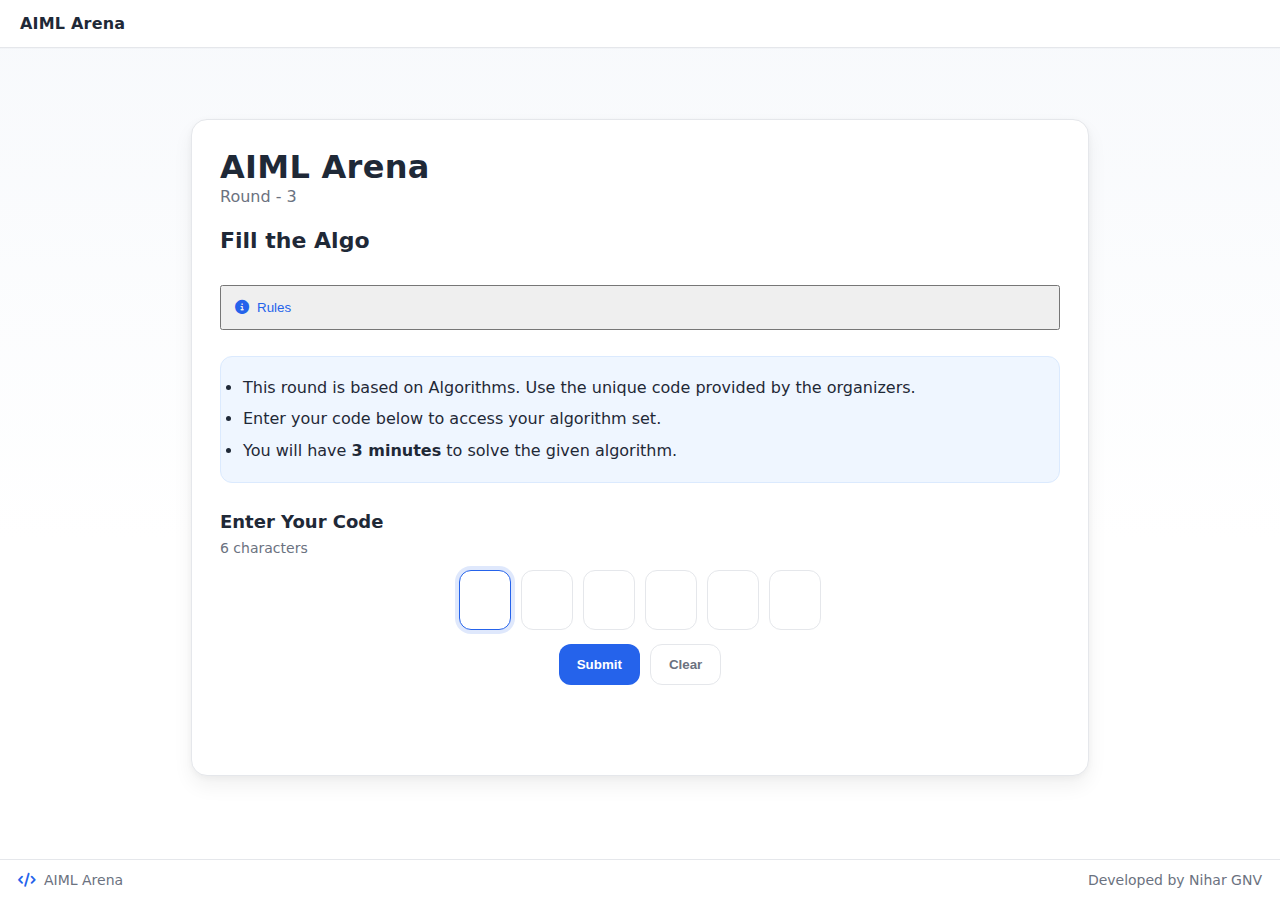
<file: index.html>
<!DOCTYPE html>
<html lang="en">

<head>
  <meta charset="utf-8" />
  <meta name="viewport" content="width=device-width, initial-scale=1" />
  <title>AIML Arena - Algorithms Round</title>
  <!-- <link rel="stylesheet" href="css/new_styles.css"> -->
  <link rel="stylesheet" href="https://cdnjs.cloudflare.com/ajax/libs/font-awesome/6.7.2/css/all.min.css"
    integrity="sha512-Evv84Mr4kqVGRNSgIGL/F/aIDqQb7xQ2vcrdIwxfjThSH8CSR7PBEakCr51Ck+w+/U6swU2Im1vVX0SVk9ABhg=="
    crossorigin="anonymous" referrerpolicy="no-referrer" />
  <link rel="stylesheet" href="./css/indexStyles.css">
</head>

<body>
  <!-- Header -->
  <div class="vscode-header">
    <span class="title">AIML Arena</span>
  </div>

  <!-- Main -->
  <div id="first-sec">
    <div class="container" role="main" aria-labelledby="pageTitle">
      <div class="logo">
        <h1 id="pageTitle">AIML Arena</h1>
        <p class="subtle">Round&nbsp;-&nbsp;3</p>
      </div>

      <h2 class="head">Fill the Algo</h2>

      <button class="rules" id="rulesClick" aria-expanded="true" aria-controls="RulesListID">
        <i class="fa-solid fa-circle-info" aria-hidden="true"></i>
        Rules
      </button>
      <ul class="rulesList" id="RulesListID">
        <li>This round is based on Algorithms. Use the unique code provided by the organizers.</li>
        <li>Enter your code below to access your algorithm set.</li>
        <li>You will have <strong>3 minutes</strong> to solve the given algorithm.</li>
      </ul>

      <!-- OTP -->
      <section class="otp-wrap" aria-labelledby="otpTitle">
        <h3 class="otp-title" id="otpTitle">Enter Your Code</h3>
        <p class="otp-hint">6 characters</p>
        <div class="otp-inputs" id="otpInputs">
          <input aria-label="Code character 1" inputmode="latin-prose" autocomplete="one-time-code" type="text"
            maxlength="1" class="otp-input">
          <input aria-label="Code character 2" inputmode="latin-prose" autocomplete="one-time-code" type="text"
            maxlength="1" class="otp-input">
          <input aria-label="Code character 3" inputmode="latin-prose" autocomplete="one-time-code" type="text"
            maxlength="1" class="otp-input">
          <input aria-label="Code character 4" inputmode="latin-prose" autocomplete="one-time-code" type="text"
            maxlength="1" class="otp-input">
          <input aria-label="Code character 5" inputmode="latin-prose" autocomplete="one-time-code" type="text"
            maxlength="1" class="otp-input">
          <input aria-label="Code character 6" inputmode="latin-prose" autocomplete="one-time-code" type="text"
            maxlength="1" class="otp-input">
        </div>
        <div class="actions">
          <button class="btn btn-primary" id="submitBtn">Submit</button>
          <button class="btn btn-ghost" id="clearBtn" type="button">Clear</button>
        </div>
        <p class="error" id="errorBox" role="status" aria-live="polite"></p>
      </section>
    </div>
  </div>

  <!-- Footer -->
  <div class="status-bar">
    <div class="status-left">
      <div class="status-item">
        <i class="fas fa-code"></i>
        <span>AIML Arena</span>
      </div>
    </div>
    <div class="status-right">
      <div class="status-item">
        <span>Developed by Nihar GNV</span>
      </div>
    </div>
  </div>

  <!-- JS -->
  <script>
    // Toggle Rules (light)
    const rulesBtn = document.getElementById('rulesClick');
    const rulesList = document.getElementById('RulesListID');
    rulesBtn.addEventListener('click', () => {
      const hidden = rulesList.style.display === 'none';
      rulesList.style.display = hidden ? 'block' : 'none';
      rulesBtn.setAttribute('aria-expanded', hidden ? 'true' : 'false');
    });

    // OTP UX: advance, backspace, paste, validation (case-insensitive)
    const inputs = Array.from(document.querySelectorAll('.otp-input'));
    const errorBox = document.getElementById('errorBox');
    const submitBtn = document.getElementById('submitBtn');
    const clearBtn = document.getElementById('clearBtn');

    // Map codes to pages (edit as needed)
    const codeMap = {
      "SP12CD": "new_algo1.html",
      "SP34ZT": "new_algo2.html",
      "SP56RS": "new_algo3.html",
      "SP78NO": "new_algo2.html",
      "SP90WX": "new_algo1.html",
      "SPXX42": "new_algo3.html",
      "EXAMPL": "algot.html"
    };

    function sanitizeChar(ch) {
      return ch.replace(/[^a-zA-Z0-9]/g, '');
    }

    inputs.forEach((input, idx) => {
      input.addEventListener('input', (e) => {
        let v = sanitizeChar(e.target.value);
        if (!v) { e.target.value = ''; return; }
        e.target.value = v.toUpperCase();

        // move forward if filled
        if (v && idx < inputs.length - 1) inputs[idx + 1].focus();
        errorBox.textContent = '';
      });

      input.addEventListener('keydown', (e) => {
        if (e.key === 'Backspace' && !input.value && idx > 0) {
          inputs[idx - 1].focus();
          inputs[idx - 1].value = '';
          e.preventDefault();
        }
        if (e.key === 'ArrowLeft' && idx > 0) inputs[idx - 1].focus();
        if (e.key === 'ArrowRight' && idx < inputs.length - 1) inputs[idx + 1].focus();
        if (e.key === 'Enter') { submitCode(); }
      });

      // Paste support
      input.addEventListener('paste', (e) => {
        const paste = (e.clipboardData || window.clipboardData).getData('text');
        if (!paste) return;
        e.preventDefault();
        const chars = paste.replace(/[^a-zA-Z0-9]/g, '').slice(0, inputs.length);
        chars.split('').forEach((ch, i) => {
          if (idx + i < inputs.length) {
            inputs[idx + i].value = ch.toUpperCase();
          }
        });
        const nextIndex = Math.min(idx + chars.length, inputs.length - 1);
        inputs[nextIndex].focus();
      });
    });

    function readCode() {
      return inputs.map(i => i.value).join('').toUpperCase();
    }

    function submitCode() {
      const code = readCode();
      if (code.length < inputs.length) {
        errorBox.textContent = 'Please enter all 6 characters.';
        return;
      }
      const target = codeMap[code];
      if (target) {
        window.open(target, '_blank', 'noopener,noreferrer');
      } else {
        errorBox.textContent = 'Invalid code. Please check and try again.';
      }
    }

    submitBtn.addEventListener('click', submitCode);
    clearBtn.addEventListener('click', () => {
      inputs.forEach(i => i.value = '');
      inputs[0].focus();
      errorBox.textContent = '';
    });

    // Autofocus first box
    inputs[0].focus();
  </script>
</body>

</html>
</file>
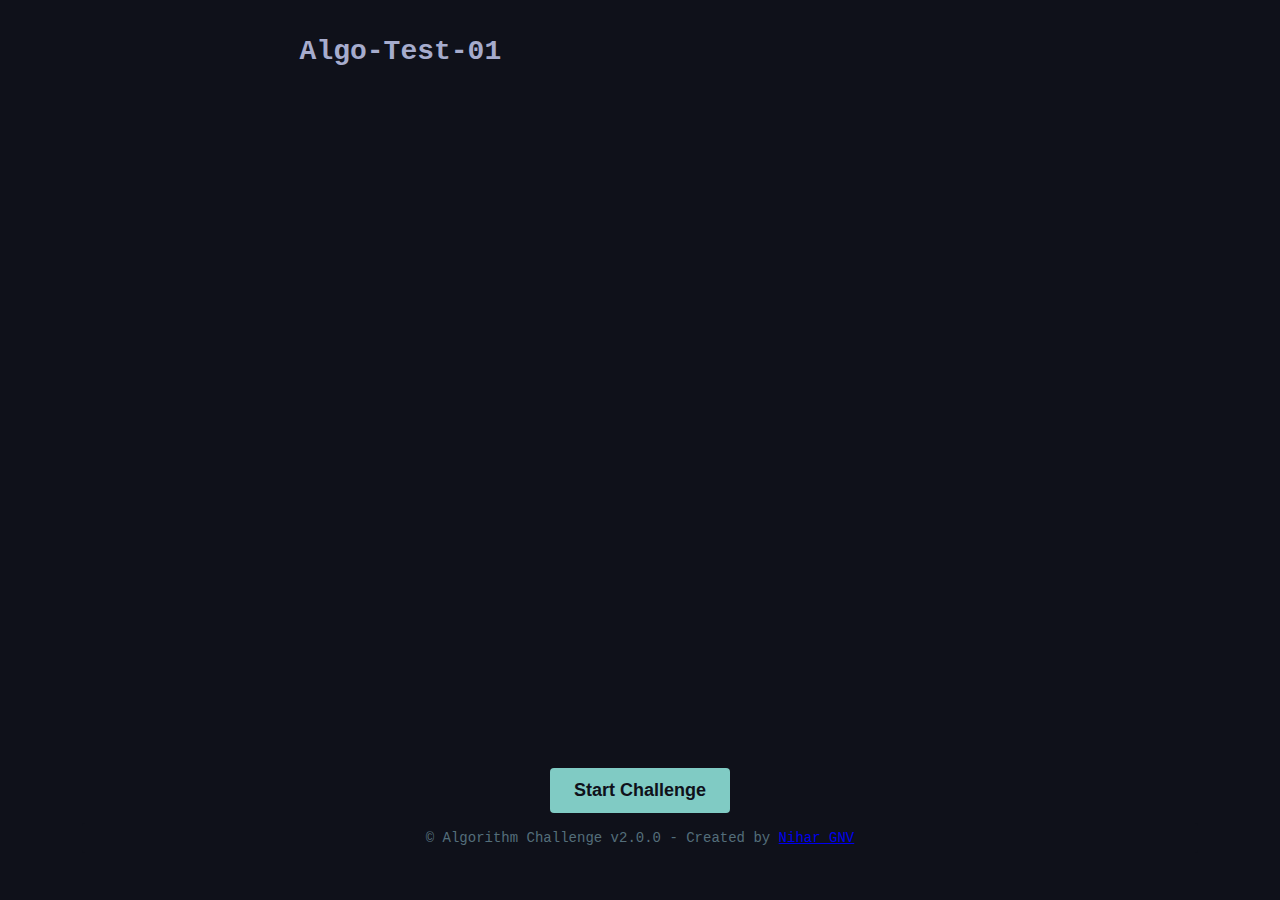
<file: algot.html>
<!DOCTYPE html>
<html lang="en">
  <head>
    <meta charset="UTF-8" />
    <meta name="viewport" content="width=device-width, initial-scale=1.0" />
    <title>Drag and Drop Algorithm Challenge</title>
    <link rel="stylesheet" href="./css/styles.css" />
  </head>
  <body>
    <div class="head-cont">
      <h2>Algo-Test-01</h2>
      <p id="timer">02:00</p>
      <p id="result"></p>
    </div>

    <div class="main-container">
      <div class="scroll-container algo-container" id="algo">
        <div class="editor-header">
          <div class="tab"><span class="dot"></span>Algorithm</div>
        </div>

        <div class="algo">
          <p>
              <span class="keyword">function</span>
              <span class="function">Sort</span>(list, low, high) {
          </p>
          <p>
              &nbsp;&nbsp;&nbsp;&nbsp;<span class="keyword">if</span> (low < high) {
          </p>
          <p>
              &nbsp;&nbsp;&nbsp;&nbsp;&nbsp;&nbsp;&nbsp;&nbsp;<span class="variable">mid</span> = <span class="dropzone" data-answer="Divider(list, low, high)"></span>;
          </p>
          <p>
              &nbsp;&nbsp;&nbsp;&nbsp;&nbsp;&nbsp;&nbsp;&nbsp;<span class="dropzone" data-answer="Sort(list, low, mid)"></span>; <!-- Gap 1 -->
          </p>
          <p>
              &nbsp;&nbsp;&nbsp;&nbsp;&nbsp;&nbsp;&nbsp;&nbsp;<span class="dropzone" data-answer="Sort(list, mid + 1, high)"></span>; <!-- Gap 2 -->
          </p>
          <p>
              &nbsp;&nbsp;&nbsp;&nbsp;} <span class="keyword">else</span> {
          </p>
          <p>
              &nbsp;&nbsp;&nbsp;&nbsp;&nbsp;&nbsp;&nbsp;&nbsp;<span class="keyword">return</span> list;
          </p>
          <p>
              &nbsp;&nbsp;&nbsp;&nbsp;}
          </p>
          <p>}</p>
          
          <p>
              <span class="keyword">function</span>
              <span class="function">Divider</span>(list, low, high) {
          </p>
          <p>
              &nbsp;&nbsp;&nbsp;&nbsp;<span class="variable">mid</span> = <span class="dropzone" data-answer="list[low]"></span>;
          </p>
          <p>
              &nbsp;&nbsp;&nbsp;&nbsp;<span class="keyword">let</span> <span class="variable">left</span> = low, <span class="variable">right</span> = high;
          </p>
          <p>
              &nbsp;&nbsp;&nbsp;&nbsp;<span class="dropzone" data-answer="while (left < right) { /* Partition Logic */ }"></span>; <!-- Gap 3 -->
          </p>
          <p>
              &nbsp;&nbsp;&nbsp;&nbsp;<span class="keyword">return</span> left;
          </p>
          <p>}</p>
      </div>
      </div>

      <div class="scroll-container block-container" id="blocks">
        <div class="blocks-header">Code Blocks</div>
        <div class="block" draggable="true" data-value="arr[0]">arr[0]</div>
        <div class="block" draggable="true" data-value="arr.length">
          arr.length
        </div>
        <div class="block" draggable="true" data-value="arr[i]">arr[i]</div>
        <div class="block" draggable="true" data-value="0">0</div>
        <div class="block" draggable="true" data-value="i">i</div>
        <div class="block" draggable="true" data-value="length">length</div>
      </div>
    </div>

    <div>
      <button id="start-btn" onclick="startGame()">Start Challenge</button>
    </div>

    
    <!-- <div class="code-tooltip" id="tooltip"></div> -->

    <div class="status-bar">
      <span>&copy; Algorithm Challenge v2.0.0 - Created by <a href="#">Nihar GNV</a> </span>
    </div>

    

    <script>
      let timeLeft = 270;
      let gameActive = false;
      let timer;
      const timerElement = document.getElementById("timer");
      const algoContainer = document.getElementById("algo");
      const blocksContainer = document.getElementById("blocks");
      const resultElement = document.getElementById("result");
      const startButton = document.getElementById("start-btn");
    //   const tooltip = document.getElementById("tooltip");

      // Set up drag and drop
      function setupDragAndDrop() {
        const blocks = document.querySelectorAll(".block");
        const dropzones = document.querySelectorAll(".dropzone");

        blocks.forEach((block) => {
          block.addEventListener("dragstart", dragStart);
          block.addEventListener("dragend", dragEnd);

          // Mouse over tooltip
        //   block.addEventListener("mouseover", showTooltip);
        //   block.addEventListener("mouseout", hideTooltip);
        });

        dropzones.forEach((dropzone) => {
          dropzone.addEventListener("dragover", dragOver);
          dropzone.addEventListener("dragenter", dragEnter);
          dropzone.addEventListener("dragleave", dragLeave);
          dropzone.addEventListener("drop", drop);

          // For filled dropzones, allow clicking to clear
          dropzone.addEventListener("click", function () {
            if (this.classList.contains("filled") && gameActive) {
              // Get the block value and find the original block
              const blockValue = this.getAttribute("data-content");
              const originalBlock = document.querySelector(
                `.block[data-value="${blockValue}"]`
              );

              // Make the original block usable again
              if (originalBlock) {
                originalBlock.classList.remove("used");
              }

              // Clear the dropzone
              this.textContent = "";
              this.classList.remove("filled");
              this.removeAttribute("data-content");
            }
          });
        });
      }

    //   function showTooltip(e) {
    //     if (!gameActive) return;

    //     const blockValue = this.getAttribute("data-value");
    //     tooltip.textContent = blockValue;
    //     tooltip.style.opacity = "1";
    //     moveTooltip(e);
    //   }

    //   function hideTooltip() {
    //     tooltip.style.opacity = "0";
    //   }

    //   function moveTooltip(e) {
    //     tooltip.style.left = `${e.pageX + 10}px`;
    //     tooltip.style.top = `${e.pageY + 10}px`;
    //   }

      function dragStart() {
        // Don't allow dragging if the block is already used or game isn't active
        if (this.classList.contains("used") || !gameActive) {
          event.preventDefault();
          return false;
        }

        this.classList.add("dragging");
        event.dataTransfer.setData(
          "text/plain",
          this.getAttribute("data-value")
        );
      }

      function dragEnd() {
        this.classList.remove("dragging");
      }

      function dragOver(e) {
        // Allow drop even if the dropzone is already filled
        if (gameActive) {
          e.preventDefault();
        }
      }

      function dragEnter(e) {
        if (!this.classList.contains("filled") && gameActive) {
          e.preventDefault();
          this.classList.add("highlight");
        }
      }

      function dragLeave() {
        this.classList.remove("highlight");
      }

      function drop(e) {
        e.preventDefault();

        if (gameActive) {
          this.classList.remove("highlight");

          const blockValue = e.dataTransfer.getData("text/plain");

          // If dropzone is already filled, release the previous block
          if (this.classList.contains("filled")) {
            const previousValue = this.getAttribute("data-content");
            const previousBlock = document.querySelector(
              `.block[data-value="${previousValue}"]`
            );
            if (previousBlock) {
              previousBlock.classList.remove("used");
            }
          }

          // Update with new block
          this.textContent = blockValue;
          this.classList.add("filled");
          this.setAttribute("data-content", blockValue);

          // Mark the new block as used
          const block = document.querySelector(
            `.block[data-value="${blockValue}"]`
          );
          if (block) {
            block.classList.add("used");
          }
        }
      }

      function startGame() {
        gameActive = true;
        startButton.style.display = "none";
        timerElement.style.display = "block";
        algoContainer.style.display = "block";
        blocksContainer.style.display = "flex";

        setupDragAndDrop();
        startTimer();
      }

      function startTimer() {
        timer = setInterval(() => {
          if (timeLeft > 0) {
            timeLeft--;
            let minutes = Math.floor(timeLeft / 60)
              .toString()
              .padStart(2, "0");
            let seconds = (timeLeft % 60).toString().padStart(2, "0");
            timerElement.innerText = `${minutes}:${seconds}`;
          } else {
            endGame();
          }
        }, 1000);
      }

      function endGame() {
        clearInterval(timer);
        gameActive = false;
        timerElement.innerText = "Time's up!";

        // Disable dragging
        const blocks = document.querySelectorAll(".block");
        blocks.forEach((block) => {
          block.draggable = false;
          block.style.cursor = "default";
        });

        // Check answers and display score
        calculateScore();
      }

      function calculateScore() {
        const dropzones = document.querySelectorAll(".dropzone");
        let correctCount = 0;

        dropzones.forEach((zone) => {
          const userAnswer = zone.getAttribute("data-content");
          const correctAnswer = zone.getAttribute("data-answer");

          if (userAnswer === correctAnswer) {
            correctCount++;
            zone.style.borderColor = "var(--string-color)";
            zone.style.backgroundColor = "rgba(195, 232, 141, 0.2)";
          } else {
            zone.style.borderColor = "var(--error)";
            zone.style.backgroundColor = "rgba(255, 83, 112, 0.2)";
          }
        });

        const totalDropzones = dropzones.length;
        resultElement.textContent = `Score: ${correctCount}/${totalDropzones}`;

        if (correctCount === totalDropzones) {
          resultElement.style.color = "var(--string-color)";
        } else {
          resultElement.style.color = "var(--accent)";
        }
      }

      // Mouse move event for tooltip
    //   document.addEventListener("mousemove", (e) => {
    //     if (tooltip.style.opacity !== "0") {
    //       moveTooltip(e);
    //     }
    //   });
    </script>
  </body>
</html>
</file>
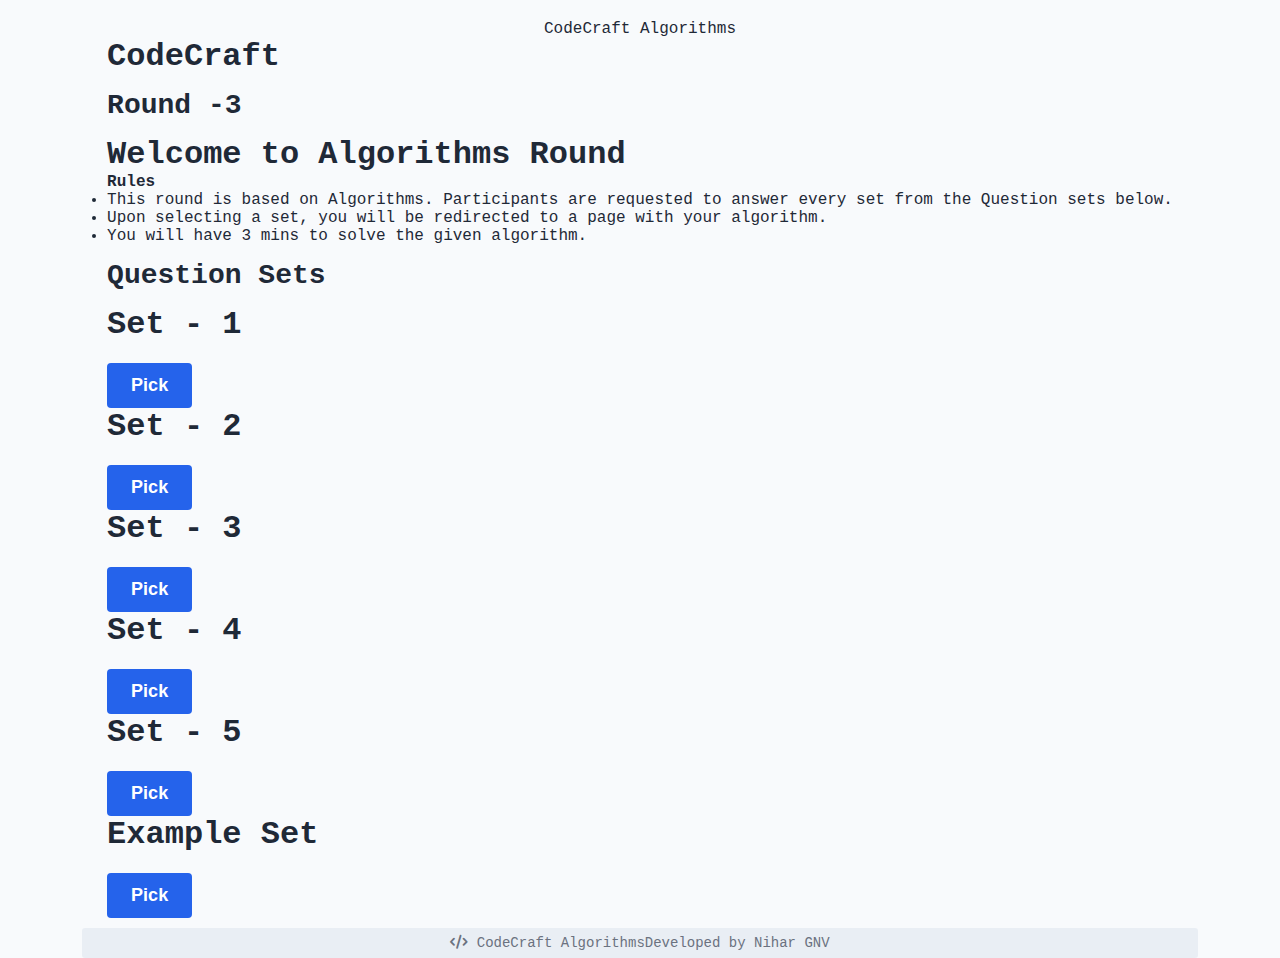
<file: index_old.html>
<!DOCTYPE html>
<html lang="en">
  <head>
    <meta charset="utf-8" />
    <meta name="viewport" content="width=device-width, initial-scale=1" />
    <title>CodeCraft - Algorithms Round</title>
    <link rel="stylesheet" href="css/new_styles.css">
    <link rel="stylesheet" href="https://cdnjs.cloudflare.com/ajax/libs/font-awesome/6.7.2/css/all.min.css" integrity="sha512-Evv84Mr4kqVGRNSgIGL/F/aIDqQb7xQ2vcrdIwxfjThSH8CSR7PBEakCr51Ck+w+/U6swU2Im1vVX0SVk9ABhg==" crossorigin="anonymous" referrerpolicy="no-referrer" />
  </head>
  <body>
    <!-- VS Code Header -->
    <div class="vscode-header">
      <span class="title">CodeCraft Algorithms</span>
    </div>
    
    <!-- Main Content with welcome screen -->
    <div id="first-sec"> 
      <div class="logo">
        <h1>CodeCraft</h1>
      </div>
      
      <h2>Round -3</h2>
      <h1 class="head">Welcome to Algorithms Round</h1>
      
      <h4 class="rules" id="rulesClick">Rules </h4>
      <ul class="rulesList" id="RulesListID">
        <li>This round is based on Algorithms. Participants are requested to answer every set from the Question sets below.</li>
        <li>Upon selecting a set, you will be redirected to a page with your algorithm.</li>
        <li>You will have 3 mins to solve the given algorithm.</li>
      </ul>
      
      <div class="ques-sets">
        <h2>Question Sets</h2>
        <div class="cards">
          <div class="card card-odd" id="s1">
            <h1 class="det_name">Set - 1</h1>
            <button class="btn" onclick="redirectToQuestions(1)">Pick</button>
          </div>
          
          <div class="card card-even" id="s2">
            <h1 class="det_name">Set - 2</h1>
            <button class="btn" onclick="redirectToQuestions(2)">Pick</button>
          </div>
          
          <div class="card card-odd" id="s3">
            <h1 class="det_name">Set - 3</h1>
            <button class="btn" onclick="redirectToQuestions(3)">Pick</button>
          </div>
          
          <div class="card card-even" id="s4">
            <h1 class="det_name">Set - 4</h1>
            <button class="btn" onclick="redirectToQuestions(4)">Pick</button>
          </div>
          
        </div>
        
        <div class="cards">
          
          <div class="card card-even" id="s5">
            <h1 class="det_name">Set - 5</h1>
            <button class="btn" onclick="redirectToQuestions(5)">Pick</button>
          </div>
          
          <div class="card card-odd" id="st">
            <h1 class="det_name">Example Set</h1>
            <button class="btn" onclick="redirectToQuestions('t')">Pick</button>
          </div>
          
          </div>
          
         
        </div>
        
        
      </div>
    </div>
    
    <!-- Status Bar -->
    <div class="status-bar">
      <div class="status-left">
        <div class="status-item">
          <i class="fas fa-code"></i>
          <span>CodeCraft Algorithms</span>
        </div>
      </div>
      <div class="status-right">
        <div class="status-item">
          <span>Developed by Nihar GNV</span>
        </div>
      </div>
    </div>
    
    <!-- JavaScript for redirection -->
    <script>
      document.getElementById('rulesClick').addEventListener('click', function() {
        const rulesList = document.getElementById('RulesListID');
        if (rulesList.style.display === 'none' || rulesList.style.display === '') {
          rulesList.style.display = 'block';
        } else {
          rulesList.style.display = 'none';
        }
      });
      
      // Function to redirect to questions page
      function redirectToQuestions(setNumber) {
        // Hide the current card that was clicked
        document.getElementById('s' + setNumber).style.display = 'none';
        
        let url = `./algo${setNumber}.html`;
        window.open(url, '_blank', 'noopener,noreferrer');
      }
    </script>
  </body>
</html>
</file>
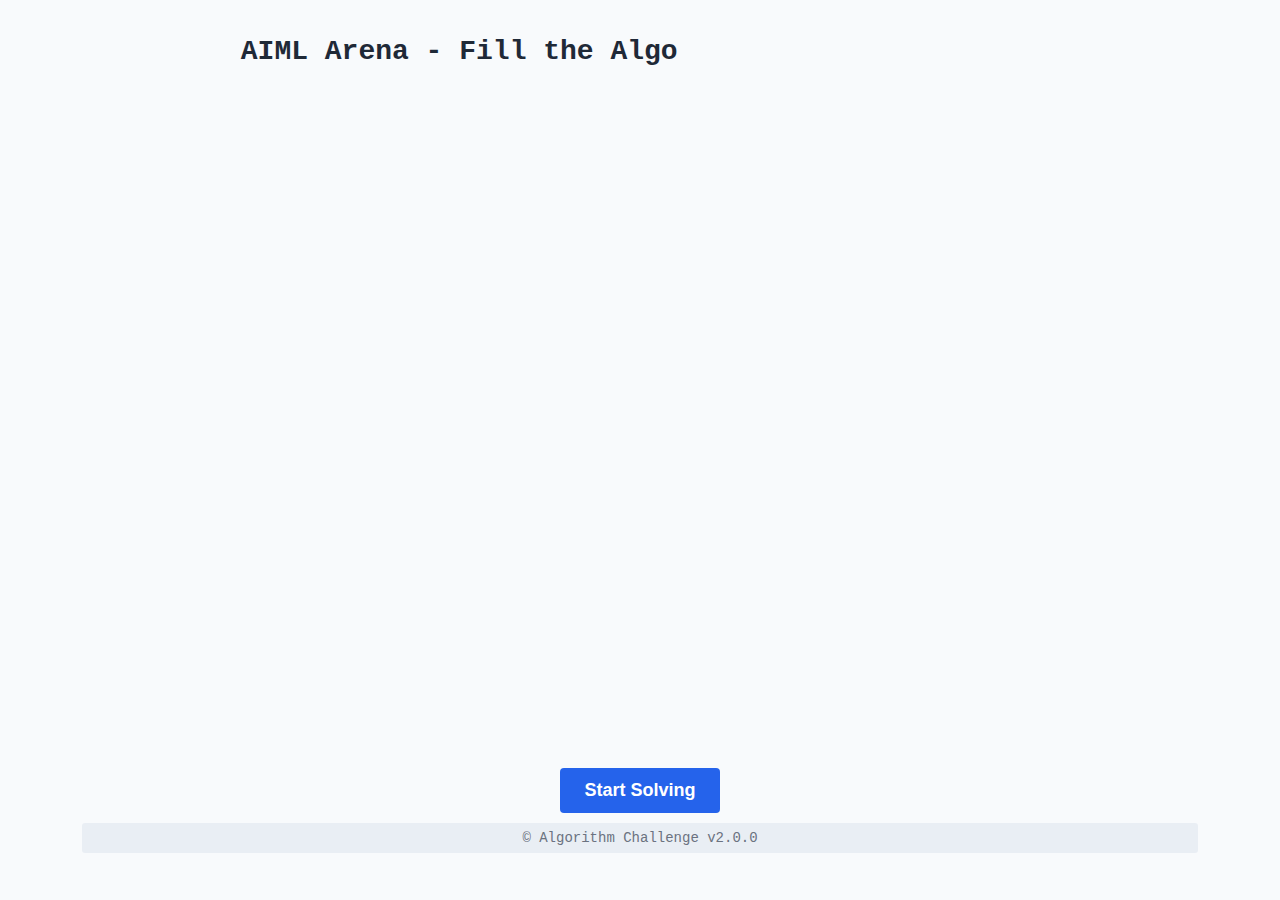
<file: new_algo1.html>
<!DOCTYPE html>
<html lang="en">

<head>
  <meta charset="UTF-8" />
  <meta name="viewport" content="width=device-width, initial-scale=1.0" />
  <title>Problem - Algorithm Challenge</title>
  <link rel="stylesheet" href="./css/new_styles.css" />
</head>

<body>
  <div class="head-cont">
    <h2>AIML Arena - Fill the Algo</h2>
    <p id="timer">03:00</p>
    <p id="result"></p>
  </div>

  <div class="main-container">
    <div class="scroll-container algo-container" id="algo">
      <div class="editor-header">
        <div class="tab"><span class="dot"></span>Algorithm</div>
      </div>
      <!-- ALGO_DIV_STARTS -->
      <div class="algo">
        <p><span class="keyword">1. </span> function Dijkstra(graph, src):</p>
        <p><span class="keyword">2. </span> &nbsp;&nbsp;&nbsp;dist = {v: infinity for v in graph}</p>
        <p><span class="keyword">3. </span> &nbsp;&nbsp;&nbsp;dist[src] = 0</p>
        <p><span class="keyword">4. </span> &nbsp;&nbsp;&nbsp;parent = { }</p>
        <p><span class="keyword">5. </span> &nbsp;&nbsp;&nbsp;Q = priorityQueue()</p>
        <p><span class="keyword">6. </span> &nbsp;&nbsp;&nbsp;Q.insert((0, src))</p>
        <p><span class="keyword">7. </span> &nbsp;&nbsp;&nbsp;while not isEmpty(Q):</p>
        <p><span class="keyword">8. </span> &nbsp;&nbsp;&nbsp;&nbsp;&nbsp;&nbsp;(d,u) = Q.extractMin()</p>
        <p><span class="keyword">9. </span> &nbsp;&nbsp;&nbsp;&nbsp;&nbsp;&nbsp;for (v,w) in graph[u]:</p>
        <p><span class="keyword">10.</span> &nbsp;&nbsp;&nbsp;&nbsp;&nbsp;&nbsp;&nbsp;&nbsp;&nbsp;alt = dist[u] + w</p>
        <p><span class="keyword">11.</span> &nbsp;&nbsp;&nbsp;&nbsp;&nbsp;&nbsp;&nbsp;&nbsp;&nbsp;if alt < dist[v]:</p>
        <p><span class="keyword">12.</span> &nbsp;&nbsp;&nbsp;&nbsp;&nbsp;&nbsp;&nbsp;&nbsp;&nbsp;&nbsp;&nbsp;&nbsp;dist[v] = alt</p>
        <p><span class="keyword">13.</span> &nbsp;&nbsp;&nbsp;&nbsp;&nbsp;&nbsp;&nbsp;&nbsp;&nbsp;&nbsp;&nbsp;&nbsp;parent[v] = u</p>
        <p><span class="keyword">13.</span> &nbsp;&nbsp;&nbsp;&nbsp;&nbsp;&nbsp;&nbsp;&nbsp;&nbsp;&nbsp;&nbsp;&nbsp;Q.insert((<span class="dropzone" data-answer="AA"></span>, v)) </p>
        <p><span class="keyword">15.</span> &nbsp;&nbsp;&nbsp;return dist, parent</p>

        <br />

        <p><span class="keyword">16.</span> function shortestPath(graph, src, tgt):</p>
        <p><span class="keyword">17.</span>&nbsp;&nbsp;&nbsp; dist, parent = Dijkstra(graph, src)</p>
        <p><span class="keyword">18.</span>&nbsp;&nbsp;&nbsp; if dist[tgt] == infinity: return <span class="dropzone" data-answer="BB"></span> </p>
        <p><span class="keyword">19.</span>&nbsp;&nbsp;&nbsp; path, cur = [], tgt</p>
        <p><span class="keyword">20.</span>&nbsp;&nbsp;&nbsp; while cur != src:</p>
        <p><span class="keyword">21.</span>&nbsp;&nbsp;&nbsp;&nbsp;&nbsp;&nbsp; if cur not in parent: return <span class="dropzone" data-answer="BB"></span></p>
        <p><span class="keyword">22.</span>&nbsp;&nbsp;&nbsp;&nbsp;&nbsp;&nbsp; path.append(cur)</p>
        <p><span class="keyword">23.</span>&nbsp;&nbsp;&nbsp;&nbsp;&nbsp;&nbsp; cur = parent[cur]</p>
        <p><span class="keyword">24.</span>&nbsp;&nbsp;&nbsp; path.append(src)</p>
        <p><span class="keyword">25.</span>&nbsp;&nbsp;&nbsp; return list(reversed(path))</p>

        <br />

        <p><span class="keyword">26.</span> function test():</p>
        <p><span class="keyword">27.</span>&nbsp;&nbsp;&nbsp; g = {'A':[('B',1),('C',4)], 'B':[('C',2),('D',5)], 'C':[('D',1)], 'D':[]}</p>
        <p><span class="keyword">28.</span>&nbsp;&nbsp;&nbsp; p = shortestPath(g,'A','D')</p>
        <p><span class="keyword">29.</span>&nbsp;&nbsp;&nbsp; print("Path:", <span class="dropzone" data-answer="DD"></span>)</p>
        <p><span class="keyword">30.</span>&nbsp;&nbsp;&nbsp; dist,_ = Dijkstra(g,'A')</p>
        <p><span class="keyword">31.</span>&nbsp;&nbsp;&nbsp; print("Length:", <span class="dropzone" data-answer="EE"></span>)</p>

        <br />

        <p><span class="keyword">32.</span> function isEmpty(Q):</p>
        <p><span class="keyword">33.</span>&nbsp;&nbsp;&nbsp; return len(Q) == 0</p>
      </div>
      <!-- ALGO_DIV_ENDS -->
    </div>

    <!-- BLOCKS_DIV_STARTS -->
    <div class="scroll-container block-container" id="blocks">
      <div class="blocks-header">Code Blocks</div>
      <div class="block" draggable="true" data-value="alt or dist[v]" data-key="AA">alt or dist[v]</div>
      <div class="block" draggable="true" data-value="[ ] or None" data-key="BB">[ ] or None</div>
      <div class="block" draggable="true" data-value="[ ] or None" data-key="BB">[ ] or None</div>
      <div class="block" draggable="true" data-value="[ ] or None" data-key="BB">[ ] or None</div>
      <div class="block" draggable="true" data-value="[ 0 ] or {0}" data-key="B">[ ] or [ 0 ] or {0}</div>
      
      <div class="block" draggable="true" data-value="p" data-key="DD">p</div>
      <div class="block" draggable="true" data-value="dist['D']" data-key="EE">dist['D']</div>
    </div>
    <!-- BLOCKS_DIV_ENDS -->
  </div>

  <div>
    <button id="start-btn" onclick="startGame()">Start Solving</button>
  </div>

  <div class="status-bar">
    <span>&copy; Algorithm Challenge v2.0.0</span>
  </div>
  <script src="script.js"></script>
</body>

</html>
</file>
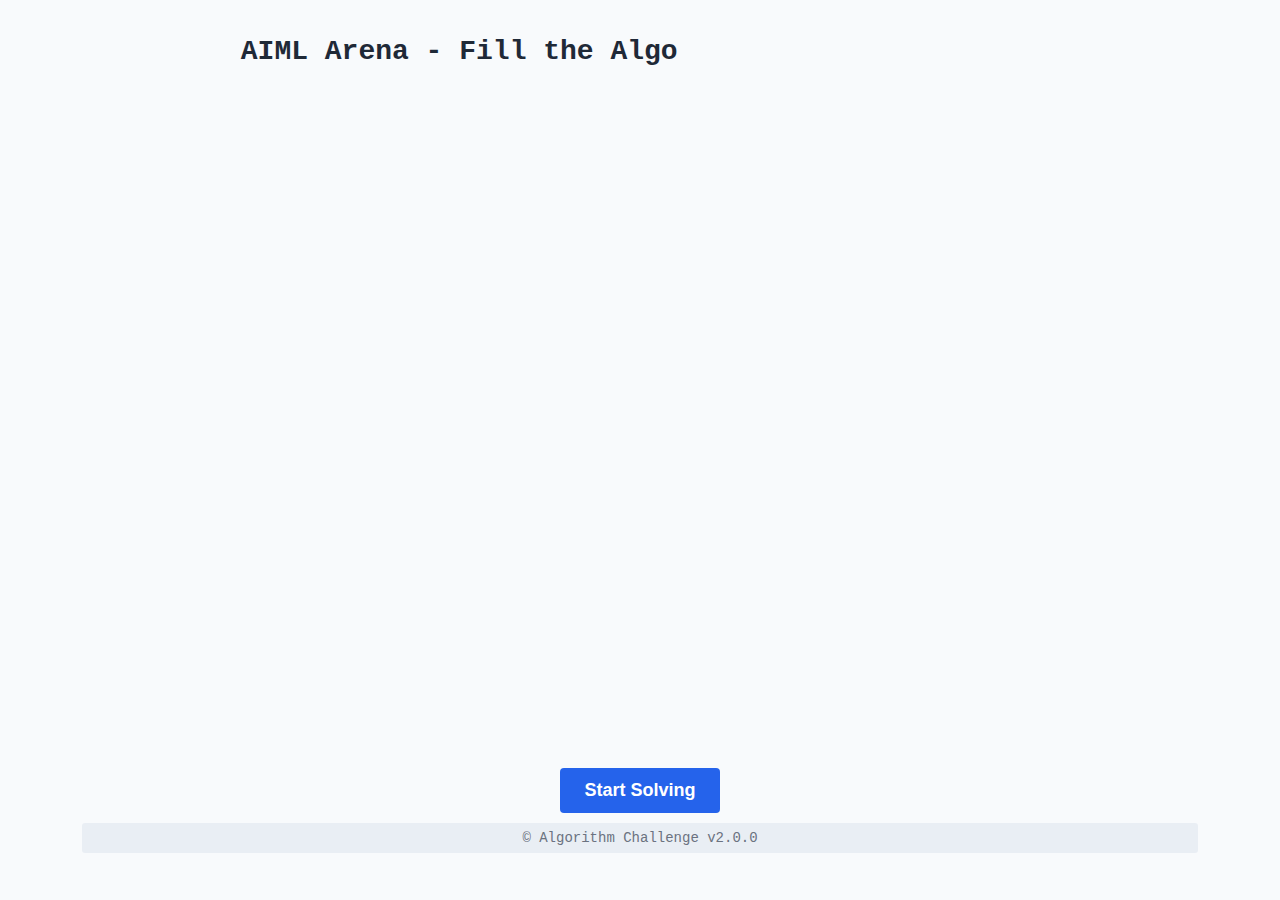
<file: new_algo2.html>
<!DOCTYPE html>
<html lang="en">

<head>
  <meta charset="UTF-8" />
  <meta name="viewport" content="width=device-width, initial-scale=1.0" />
  <title>Problem - Algorithm Challenge</title>
  <link rel="stylesheet" href="./css/new_styles.css" />
</head>

<body>
  <div class="head-cont">
    <h2>AIML Arena - Fill the Algo</h2>
    <p id="timer">03:00</p>
    <p id="result"></p>
  </div>

  <div class="main-container">
    <div class="scroll-container algo-container" id="algo">
      <div class="editor-header">
        <div class="tab"><span class="dot"></span>Algorithm</div>
      </div>
      <!-- ALGO_DIV_STARTS -->
      <div class="algo">
        <p><span class="keyword">1. </span> FUNCTION BellmanFord(Graph, Source):</p>
        <p><span class="keyword">2. </span> &nbsp;&nbsp;&nbsp;FOR each vertex v IN Graph:</p>
        <p><span class="keyword">3. </span> &nbsp;&nbsp;&nbsp;&nbsp;&nbsp;&nbsp;Distance[v] ← ∞</p>
        <p><span class="keyword">4. </span> &nbsp;&nbsp;&nbsp;Distance[Source] ← 0</p>
        <p><span class="keyword">5. </span> &nbsp;&nbsp;&nbsp;Parent ← empty map</p>
        <p><span class="keyword">6. </span></p>
        <p><span class="keyword">7. </span> &nbsp;&nbsp;&nbsp;FOR i FROM 1 TO |V|-1:</p>
        <p><span class="keyword">8. </span> &nbsp;&nbsp;&nbsp;&nbsp;&nbsp;&nbsp;FOR each (u,v,w) IN Edges(Graph):</p>
        <p><span class="keyword">9. </span> &nbsp;&nbsp;&nbsp;&nbsp;&nbsp;&nbsp;&nbsp;&nbsp;&nbsp;IF Distance[u] + w < Distance[v]:</p>
        <p><span class="keyword">10.</span> &nbsp;&nbsp;&nbsp;&nbsp;&nbsp;&nbsp;&nbsp;&nbsp;&nbsp;&nbsp;&nbsp;&nbsp;Distance[v] ← Distance[u] + w</p>
        <p><span class="keyword">11.</span> &nbsp;&nbsp;&nbsp;&nbsp;&nbsp;&nbsp;&nbsp;&nbsp;&nbsp;&nbsp;&nbsp;&nbsp;Parent[v] ← u</p>
        <p><span class="keyword">12.</span></p>
        <p><span class="keyword">13.</span>&nbsp;&nbsp;&nbsp;FOR each (u,v,w) IN <span class="dropzone" data-answer="AAA"></span>:</p>
        <p><span class="keyword">14.</span>&nbsp;&nbsp;&nbsp;&nbsp;&nbsp;&nbsp;IF Distance[u] + w < Distance[v]:</p>
        <p><span class="keyword">15.</span>&nbsp;&nbsp;&nbsp;&nbsp;&nbsp;&nbsp;&nbsp;&nbsp;&nbsp;RETURN <span class="dropzone" data-answer="CCC"></span> </p>
        <p><span class="keyword">16.</span></p>
        <p><span class="keyword">17.</span>&nbsp;&nbsp;&nbsp;RETURN (Distance, Parent)</p>

        <br />

        <p><span class="keyword">19.</span> FUNCTION ShortestPath(Graph, Source, Target):</p>
        <p><span class="keyword">20.</span>&nbsp;&nbsp;&nbsp; (Distance, Parent) ← BellmanFord(Graph, Source)</p>
        <p><span class="keyword">21.</span>&nbsp;&nbsp;&nbsp; IF Distance = <span class="dropzone" data-answer="CCC"></span>: </p>
        <p><span class="keyword">22.</span>&nbsp;&nbsp;&nbsp;&nbsp;&nbsp;&nbsp; RETURN Distance</p>
        <p><span class="keyword">23.</span>&nbsp;&nbsp;&nbsp; IF Distance[Target] = ∞ THEN RETURN Empty List</p>
        <p><span class="keyword">24.</span>&nbsp;&nbsp;&nbsp; Path ← empty list</p>
        <p><span class="keyword">25.</span>&nbsp;&nbsp;&nbsp; Current ← Target</p>
        <p><span class="keyword">26.</span>&nbsp;&nbsp;&nbsp; WHILE Current ≠ Source:</p>
        <p><span class="keyword">27.</span>&nbsp;&nbsp;&nbsp;&nbsp;&nbsp;&nbsp; IF Current NOT IN Parent THEN RETURN Empty List</p>
        <p><span class="keyword">28.</span>&nbsp;&nbsp;&nbsp;&nbsp;&nbsp;&nbsp; APPEND Current TO Path</p>
        <p><span class="keyword">29.</span>&nbsp;&nbsp;&nbsp;&nbsp;&nbsp;&nbsp; Current ← Parent[Current]</p>
        <p><span class="keyword">30.</span>&nbsp;&nbsp;&nbsp; APPEND Source TO Path</p>
        <p><span class="keyword">31.</span>&nbsp;&nbsp;&nbsp; RETURN Reverse(Path)</p>

        <br />

        <p><span class="keyword">33.</span> FUNCTION Test():</p>
        <p><span class="keyword">34.</span>&nbsp;&nbsp;&nbsp;Graph ← { A:[(B,4),(C,5)], B:[(C,-3)], C:[(D,2)], D:[] }</p>
        <p><span class="keyword">35.</span>&nbsp;&nbsp;&nbsp;P ← ShortestPath(Graph, A, D)</p>
        <p><span class="keyword">36.</span>&nbsp;&nbsp;&nbsp;PRINT "Path:", <span class="dropzone" data-answer="DDD"></span></p>
        <p><span class="keyword">37.</span>&nbsp;&nbsp;&nbsp;(Distance, _) ← BellmanFord(Graph, A)</p>
        <p><span class="keyword">38.</span>&nbsp;&nbsp;&nbsp;PRINT "Length:", <span class="dropzone" data-answer="EEE"></span></p>
      </div>
      <!-- ALGO_DIV_ENDS -->
    </div>

    <!-- BLOCKS_DIV_STARTS -->
    <div class="scroll-container block-container" id="blocks">
      <div class="blocks-header">Code Blocks</div>
      <div class="block" draggable="true" data-value="Edges(Graph)" data-key="AAA">Edges(Graph)</div>
      <div class="block" draggable="true" data-value="'Negative Cycle Detected'" data-key="CCC">'Negative Cycle Detected'</div>
      <div class="block" draggable="true" data-value="'Negative Cycle Detected'" data-key="CCC">'Negative Cycle Detected'</div>
      <div class="block" draggable="true" data-value="P" data-key="DDD">P</div>
      <div class="block" draggable="true" data-value="Distance['D']" data-key="EEE">Distance['D']</div>
    </div>
    <!-- BLOCKS_DIV_ENDS -->
  </div>

  <div>
    <button id="start-btn" onclick="startGame()">Start Solving</button>
  </div>

  <div class="status-bar">
    <span>&copy; Algorithm Challenge v2.0.0</span>
  </div>
  <script src="script.js"></script>
</body>

</html>
</file>
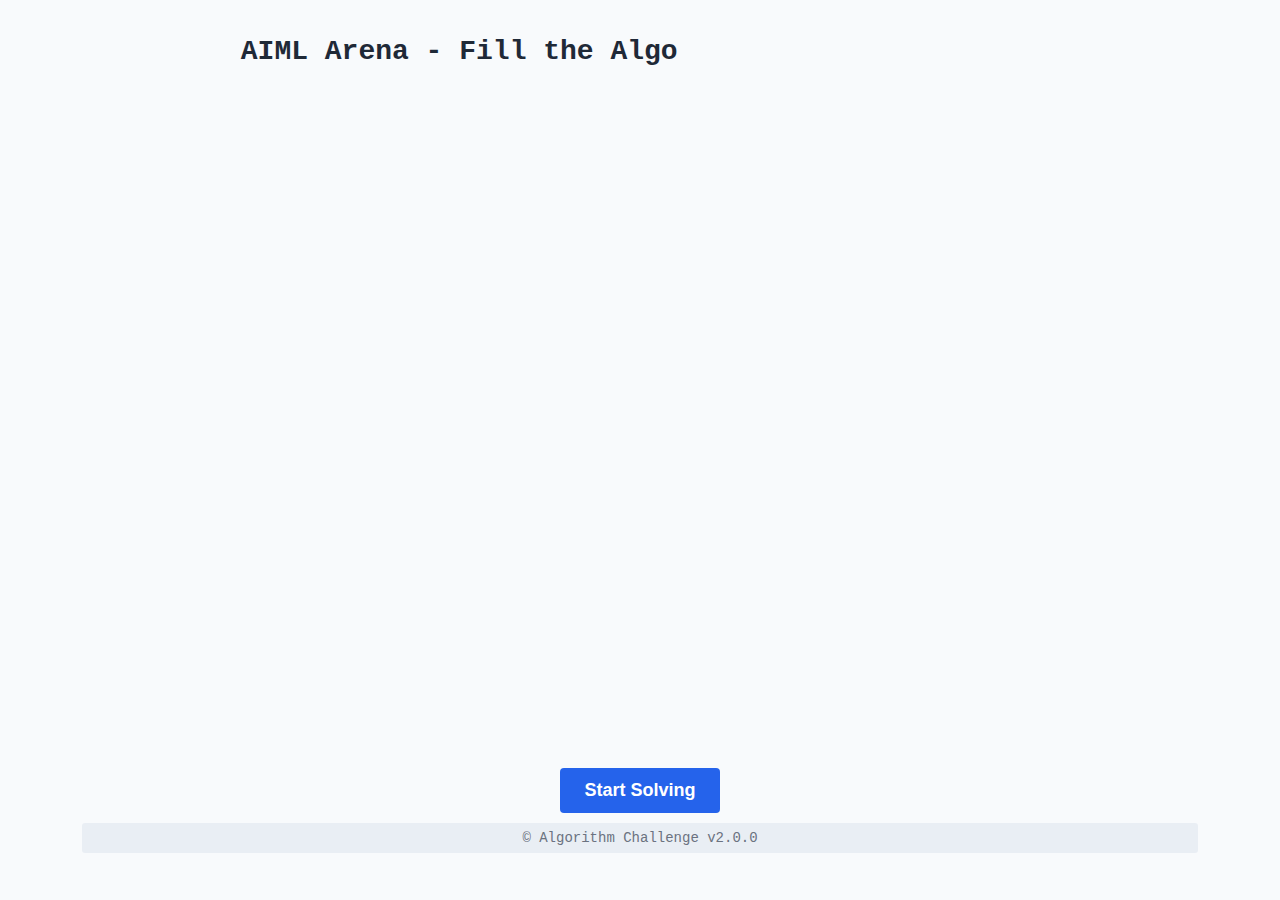
<file: new_algo3.html>
<!DOCTYPE html>
<html lang="en">

<head>
  <meta charset="UTF-8" />
  <meta name="viewport" content="width=device-width, initial-scale=1.0" />
  <title>Problem - Algorithm Challenge</title>
  <link rel="stylesheet" href="./css/new_styles.css" />
</head>

<body>
  <div class="head-cont">
    <h2>AIML Arena - Fill the Algo</h2>
    <p id="timer">03:00</p>
    <p id="result"></p>
  </div>

  <div class="main-container">
    <div class="scroll-container algo-container" id="algo">
      <div class="editor-header">
        <div class="tab"><span class="dot"></span>Algorithm</div>
      </div>
      <!-- ALGO_DIV_STARTS -->
      <div class="algo">
        <p><span class="keyword">1. </span> FUNCTION AStar(Graph, start, goal, h):</p>
        <p><span class="keyword">2. </span>&nbsp;&nbsp;&nbsp; OPEN ← priority queue</p>
        <p><span class="keyword">3. </span>&nbsp;&nbsp;&nbsp; gScore ← map with default ∞</p>
        <p><span class="keyword">4. </span>&nbsp;&nbsp;&nbsp; fScore ← map with default ∞</p>
        <p><span class="keyword">5. </span>&nbsp;&nbsp;&nbsp; Parent ← empty map</p>
        <p><span class="keyword">6. </span></p>
        <p><span class="keyword">7. </span>&nbsp;&nbsp;&nbsp; gScore[start] ← 0</p>
        <p><span class="keyword">8. </span>&nbsp;&nbsp;&nbsp; fScore[start] ← h(start)</p>
        <p><span class="keyword">9. </span>&nbsp;&nbsp;&nbsp; INSERT (fScore[start], start) INTO OPEN</p>
        <p><span class="keyword">10.</span></p>
        <p><span class="keyword">11.</span>&nbsp;&nbsp;&nbsp; WHILE OPEN is not empty:</p>
        <p><span class="keyword">12.</span>&nbsp;&nbsp;&nbsp;&nbsp;&nbsp;&nbsp; (f, current) ← Extract-Min(OPEN)</p>
        <p><span class="keyword">13.</span>&nbsp;&nbsp;&nbsp;&nbsp;&nbsp;&nbsp; IF current = goal:</p>
        <p><span class="keyword">14.</span>&nbsp;&nbsp;&nbsp;&nbsp;&nbsp;&nbsp;&nbsp;&nbsp;&nbsp; RETURN ReconstructPath(Parent, current)</p>
        <p><span class="keyword">15.</span></p>
        <p><span class="keyword">16.</span>&nbsp;&nbsp;&nbsp;&nbsp;&nbsp;&nbsp; FOR each (neighbor, weight) IN Neighbors(current):</p>
        <p><span class="keyword">17.</span>&nbsp;&nbsp;&nbsp;&nbsp;&nbsp;&nbsp;&nbsp;&nbsp;&nbsp; tentative_g ← gScore[current] + weight</p>
        <p><span class="keyword">18.</span>&nbsp;&nbsp;&nbsp;&nbsp;&nbsp;&nbsp;&nbsp;&nbsp;&nbsp; IF tentative_g < gScore[neighbor]:</p>
        <p><span class="keyword">19.</span>&nbsp;&nbsp;&nbsp;&nbsp;&nbsp;&nbsp;&nbsp;&nbsp;&nbsp;&nbsp;&nbsp;&nbsp; Parent[neighbor] ← <span class="dropzone" data-answer="aa"></span> p>
        <p><span class="keyword">20.</span>&nbsp;&nbsp;&nbsp;&nbsp;&nbsp;&nbsp;&nbsp;&nbsp;&nbsp;&nbsp;&nbsp;&nbsp; gScore[neighbor] ← tentative_g</p>
        <p><span class="keyword">21.</span>&nbsp;&nbsp;&nbsp;&nbsp;&nbsp;&nbsp;&nbsp;&nbsp;&nbsp;&nbsp;&nbsp;&nbsp; fScore[neighbor] ← tentative_g + <span class="dropzone" data-answer="bb"></span> </p>
        <p><span class="keyword">22.</span>&nbsp;&nbsp;&nbsp;&nbsp;&nbsp;&nbsp;&nbsp;&nbsp;&nbsp;&nbsp;&nbsp;&nbsp; INSERT (fScore[neighbor], neighbor) INTO OPEN</p>
        <p><span class="keyword">23.</span></p>
        <p><span class="keyword">24.</span>&nbsp;&nbsp;&nbsp; RETURN <span class="dropzone" data-answer="cc"></span> </p>
        <p><span class="keyword">25.</span></p>
        <p><span class="keyword">26.</span> FUNCTION ReconstructPath(Parent, current):</p>
        <p><span class="keyword">27.</span>&nbsp;&nbsp;&nbsp; Path ← empty list</p>
        <p><span class="keyword">28.</span>&nbsp;&nbsp;&nbsp; WHILE <span class="dropzone" data-answer="dd"></span>: </p>
        <p><span class="keyword">29.</span>&nbsp;&nbsp;&nbsp;&nbsp;&nbsp;&nbsp; APPEND current TO Path</p>
        <p><span class="keyword">30.</span>&nbsp;&nbsp;&nbsp;&nbsp;&nbsp;&nbsp; current ← Parent[current]</p>
        <p><span class="keyword">31.</span>&nbsp;&nbsp;&nbsp; APPEND current TO Path</p>
        <p><span class="keyword">32.</span>&nbsp;&nbsp;&nbsp; RETURN <span class="dropzone" data-answer="ee"></span></p>
        <p><span class="keyword">33.</span></p>
      </div>
      <!-- ALGO_DIV_ENDS -->
    </div>

    <!-- BLOCKS_DIV_STARTS -->
    <div class="scroll-container block-container" id="blocks">
      <div class="blocks-header">Code Blocks</div>
      <div class="block" draggable="true" data-value="current" data-key="aa">current</div>
      <div class="block" draggable="true" data-value="h(neighbor)" data-key="bb">h(neighbor)</div>
      <div class="block" draggable="true" data-value="Empty List or None" data-key="cc">Empty List or None</div>
      <div class="block" draggable="true" data-value="current IN Parent" data-key="dd">current IN Parent</div>
      <div class="block" draggable="true" data-value="Reverse(Path)" data-key="ee">Reverse(Path)</div>
    </div>
    <!-- BLOCKS_DIV_ENDS -->
  </div>

  <div>
    <button id="start-btn" onclick="startGame()">Start Solving</button>
  </div>

  <div class="status-bar">
    <span>&copy; Algorithm Challenge v2.0.0</span>
  </div>
  <script src="script.js"></script>
</body>

</html>
</file>
<file: css/new_styles.css>
:root {
  /* Light Theme Colors with Uniform Text Colors */
  --background: #f8fafc; /* Kept from last version */
  --editor-background: #ffffff; /* Kept from last version */
  --sidebar-background: #e9eef4; /* Kept from last version */
  --text-color: #1f2937; /* Slate-800 from index */
  --keyword-color: #2563eb; /* Blue-600 from index for keywords */
  --function-color: #2563eb; /* Blue-600 from index for functions */
  --variable-color: #2563eb; /* Blue-600 from index for variables */
  --number-color: #2563eb; /* Blue-600 from index for numbers */
  --comment-color: #6b7280; /* Slate-500 from index for comments */
  --string-color: #2563eb; /* Blue-600 from index for strings */
  --border-color: #e5e7eb; /* Slate-200 from index */
  --active-line: #e3f2fd; /* Kept from last version */
  --selection: rgba(37, 99, 235, 0.2); /* Blue-600/0.2 from index */
  --accent: #2563eb; /* Blue-600 from index */
  --error: #dc2626; /* Red-600 from index */
}

* {
  box-sizing: border-box;
  margin: 0;
  padding: 0;
}

body {
  font-family: "JetBrains Mono", "Menlo", "Monaco", "Courier New", monospace;
  background-color: var(--background);
  color: var(--text-color);
  display: flex;
  flex-direction: column;
  align-items: center;
  height: 97vh;
  padding: 20px;
}

h2 {
  color: var(--text-color);
  margin: 15px 0;
  font-size: 28px;
}

.main-container {
  display: flex;
  width: 90%;
  max-width: 1200px;
  margin: 20px auto;
  gap: 20px;
  height: 72vh;
}

.scroll-container {
  overflow-y: auto;
  border-radius: 4px;
  flex: 1;
  display: none;
  height: 100%;
  scrollbar-width: thin;
  scrollbar-color: var(--border-color) var(--editor-background);
}

.scroll-container::-webkit-scrollbar {
  width: 8px;
}

.scroll-container::-webkit-scrollbar-track {
  background: var(--editor-background);
}

.scroll-container::-webkit-scrollbar-thumb {
  background-color: var(--border-color);
  border-radius: 4px;
}

.algo-container {
  flex: 2;
  background-color: var(--editor-background);
  border: 1px solid var(--border-color);
  padding: 0;
  position: relative;
}

.editor-header {
  background-color: var(--sidebar-background);
  padding: 8px 12px;
  border-bottom: 1px solid var(--border-color);
  font-size: 15px;
  display: flex;
  align-items: center;
}

.editor-header .tab {
  padding: 5px 12px;
  background-color: var(--editor-background);
  border-radius: 4px 4px 0 0;
  margin-right: 8px;
}

.editor-header .dot {
  display: inline-block;
  width: 10px;
  height: 10px;
  border-radius: 50%;
  background-color: var(--accent);
  margin-right: 8px;
}

.line-numbers {
  position: absolute;
  left: 0;
  top: 40px; /* Height of editor header */
  width: 40px;
  height: calc(100% - 40px);
  background-color: var(--editor-background);
  border-right: 1px solid var(--border-color);
  padding-top: 10px;
  text-align: right;
  color: var(--comment-color);
  user-select: none;
}

.line-number {
  padding: 0 10px 0 0;
  font-size: 16px;
  line-height: 28px;
}

.algo {
  text-align: left;
  font-size: 18px;
  padding: 10px 10px 10px 50px;
  line-height: 28px;
}

.keyword {
  color: var(--keyword-color);
}

.function {
  color: var(--function-color);
}

.variable {
  color: var(--variable-color);
}

.number {
  color: var(--number-color);
}

.dropzone {
  display: inline-block;
  min-width: 80px; /* Minimum width */
  max-width: 600px; /* Maximum width */
  width: auto; /* Let width be determined by content */
  height: 28px;
  max-height: 50px;
  border: 1px dashed var(--border-color);
  margin: 0 5px;
  vertical-align: middle;
  background-color: rgba(37, 99, 235, 0.1); /* Blue-600/0.1 from index */
  transition: all 0.3s ease;
  border-radius: 3px;
  color: transparent;
  position: relative;
  white-space: nowrap; /* Prevent wrapping of content */
  overflow: hidden; /* In case content is too long */
  text-overflow: ellipsis; /* Show ellipsis for overflow */
}

.dropzone.highlight {
  background-color: var(--selection);
  border-color: var(--accent);
}

.dropzone.filled {
  border-style: solid;
  border-color: var(--accent);
  color: inherit;
  padding: 0 5px;
  display: inline-flex;
  align-items: center;
  justify-content: center;
  width: auto; /* Let content determine width */
}

.block-container {
  flex: 1;
  display: flex;
  flex-direction: column;
  background-color: var(--sidebar-background);
  border: 1px solid var(--border-color);
  padding: 15px;
  gap: 10px;
  display: none;
}

.blocks-header {
  font-size: 16px;
  color: var(--comment-color);
  margin-bottom: 10px;
  text-align: left;
  border-bottom: 1px solid var(--border-color);
  padding-bottom: 8px;
}

.block {
  display: inline-block;
  padding: 6px 14px;
  background: var(--selection);
  color: var(--variable-color);
  cursor: grab;
  margin: 5px;
  border-radius: 3px;
  font-size: 16px;
  transition: transform 0.2s ease, box-shadow 0.2s ease;
  border: 1px solid var(--border-color);
  user-select: none;
}

.block:hover {
  transform: translateY(-2px);
  box-shadow: 0 2px 5px rgba(0, 0, 0, 0.06); /* Aligned with index shadow */
}

.block:active {
  cursor: grabbing;
  transform: scale(1.05);
}

.block.used {
  opacity: 0.5;
  cursor: not-allowed;
}

button {
  background: var(--accent);
  color: #ffffff; /* White text from index btn-primary */
  padding: 12px 24px;
  border: none;
  border-radius: 4px;
  cursor: pointer;
  font-size: 18px;
  font-weight: bold;
  transition: background 0.3s, transform 0.2s;
  margin-top: 20px;
}

button:hover {
  background: #1d4ed8; /* Blue-700 from index */
  transform: translateY(-2px);
}

button:active {
  transform: translateY(0);
}

#result {
  font-size: 28px;
  font-weight: bold;
  margin-top: 20px;
  height: 40px;
  transition: all 0.5s ease-in-out;
}

#timer {
  font-size: 22px;
  font-weight: bold;
  margin: 10px 0;
  color: var(--accent);
  display: none;
}

.code-tooltip {
  position: absolute;
  background-color: var(--sidebar-background);
  color: var(--text-color);
  padding: 5px 8px;
  border-radius: 4px;
  font-size: 14px;
  z-index: 100;
  pointer-events: none;
  opacity: 0;
  transition: opacity 0.2s;
  border: 1px solid var(--border-color);
}

.status-bar {
  background-color: var(--sidebar-background);
  color: var(--comment-color);
  font-size: 14px;
  padding: 7px 15px;
  display: flex;
  justify-content: center;
  align-items: center;
  width: 90%;
  max-width: 1200px;
  margin-top: 10px;
  border-radius: 3px;
}

.head-cont {
  display: flex;
  align-items: center;
  justify-content: space-around;
  width: 90vw;
}

p {
  padding: 2px;
  margin: 2px;
}
</file>
<file: css/indexStyles.css>
/* ===== Light Theme Tokens ===== */
:root {
    --bg: #f7f9fc;
    --surface: #ffffff;
    --text: #1f2937;
    /* slate-800 */
    --muted: #6b7280;
    /* slate-500 */
    --border: #e5e7eb;
    /* slate-200 */
    --primary: #2563eb;
    /* blue-600 */
    --primary-600: #1d4ed8;
    /* blue-700 */
    --accent-soft: #eff6ff;
    /* blue-50 */
    --danger: #dc2626;
    /* red-600 */
    --shadow: 0 10px 20px rgba(0, 0, 0, .06), 0 2px 6px rgba(0, 0, 0, .04);
    --radius: 16px;
}

/* ===== Layout ===== */
html,
body {
    height: 100%;
}

body {
    margin: 0;
    min-height: 100vh;
    display: flex;
    flex-direction: column;
    font-family: ui-sans-serif, system-ui, -apple-system, Segoe UI, Roboto, "Helvetica Neue", Arial, "Noto Sans", "Apple Color Emoji", " Segoe UI Emoji", " Segoe UI Symbol";
    color: var(--text);
    background: linear-gradient(180deg, var(--bg), #ffffff 60%);
}

/* ===== Header (light) ===== */
.vscode-header {
    background: var(--surface);
    border-bottom: 1px solid var(--border);
    box-shadow: 0 1px 0 rgba(0, 0, 0, .02);
    position: sticky;
    top: 0;
    z-index: 10;
}

.vscode-header .title {
    display: block;
    padding: 14px 20px;
    font-weight: 700;
    letter-spacing: .2px;
    color: var(--text);
}

/* ===== Main ===== */
#first-sec {
    flex: 1;
    padding: 28px 16px 40px;
    display: flex;
    align-items: center;
    justify-content: center;
}

.container {
    width: 100%;
    max-width: 840px;
    display: flex;
    flex-direction: column;
    gap: 18px;
    padding: 28px;
    background: var(--surface);
    border: 1px solid var(--border);
    border-radius: var(--radius);
    box-shadow: var(--shadow);
}

.logo h1 {
    margin: 0;
    font-size: 32px;
    line-height: 1.2;
    color: var(--text);
    letter-spacing: .3px;
}

.subtle {
    color: var(--muted);
    margin: 0;
}

.head {
    margin: 4px 0 8px;
    font-size: 22px;
    font-weight: 700;
    color: var(--text);
}

/* ===== Rules (light card) ===== */
.rules {
    display: inline-flex;
    align-items: center;
    gap: 8px;
    margin: 6px 0 0;
    color: var(--primary);
    cursor: pointer;
    user-select: none;
    padding: 13px;
}

.rules i {
    font-size: 14px;
}

.rulesList {
    margin: 8px 0 0;
    padding: 12px 14px 12px 22px;
    background: var(--accent-soft);
    border: 1px solid #dbeafe;
    /* blue-100 */
    border-radius: 12px;
    color: var(--text);
    line-height: 1.6;
}

.rulesList li {
    margin: 6px 0;
}

/* ===== OTP Card ===== */
.otp-wrap {
    margin-top: 10px;
    display: flex;
    flex-direction: column;
    gap: 14px;
}

.otp-title {
    margin: 0;
    font-size: 18px;
    font-weight: 700;
}

.otp-hint {
    margin: -6px 0 0;
    color: var(--muted);
    font-size: 14px;
}

.otp-inputs {
    display: flex;
    gap: 10px;
    justify-content: center;
    flex-wrap: wrap;
}

.otp-input {
    width: 46px;
    height: 56px;
    text-transform: uppercase;
    text-align: center;
    font-size: 22px;
    border: 1.5px solid var(--border);
    border-radius: 12px;
    outline: none;
    background: #fff;
    color: var(--text);
    transition: border .15s ease, box-shadow .15s ease, transform .06s ease;
}

.otp-input:focus {
    border-color: var(--primary);
    box-shadow: 0 0 0 4px rgba(37, 99, 235, .15);
}

.otp-input:active {
    transform: scale(0.99);
}

.actions {
    display: flex;
    justify-content: center;
    gap: 10px;
    flex-wrap: wrap;
}

.btn {
    appearance: none;
    border: none;
    border-radius: 12px;
    padding: 12px 18px;
    font-weight: 600;
    cursor: pointer;
    transition: transform .06s ease, background .2s ease;
}

.btn:active {
    transform: translateY(1px);
}

.btn-primary {
    background: var(--primary);
    color: #fff;
}

.btn-primary:hover {
    background: var(--primary-600);
}

.btn-ghost {
    background: transparent;
    color: var(--muted);
    border: 1px solid var(--border);
}

.btn-ghost:hover {
    background: #fafafa;
}

.error {
    color: var(--danger);
    font-size: 14px;
    text-align: center;
    min-height: 20px;
}

/* ===== Footer (light, not sticky) ===== */
.status-bar {
    background: var(--surface);
    border-top: 1px solid var(--border);
    color: var(--muted);
    display: flex;
    justify-content: space-between;
    align-items: center;
    padding: 12px 18px;
    font-size: 14px;
}

.status-item {
    display: flex;
    align-items: center;
    gap: 8px;
}

.status-left i {
    color: var(--primary);
}

@media (max-width:640px) {
    .container {
        padding: 20px;
    }

    .otp-input {
        width: 42px;
        height: 52px;
        font-size: 20px;
    }
}
</file>
<file: css/styles.css>
:root {
  /* Material Oceanic Theme Colors */
  --background: #0f111a;
  --editor-background: #1a1c25;
  --sidebar-background: #0f111a;
  --text-color: #a6accd;
  --keyword-color: #c792ea;
  --function-color: #82aaff;
  --variable-color: #f07178;
  --number-color: #f78c6c;
  --comment-color: #546e7a;
  --string-color: #c3e88d;
  --border-color: #2b2d3a;
  --active-line: #1f2233;
  --selection: rgba(128, 203, 196, 0.2);
  --accent: #80cbc4;
  --error: #ff5370;
}

* {
  box-sizing: border-box;
  margin: 0;
  padding: 0;
}

body {
  font-family: "JetBrains Mono", "Menlo", "Monaco", "Courier New", monospace;
  background-color: var(--background);
  color: var(--text-color);
  display: flex;
  flex-direction: column;
  align-items: center;
  height: 97vh;
  padding: 20px;
}

h2 {
  color: var(--text-color);
  margin: 15px 0;
  font-size: 28px;
}

.main-container {
  display: flex;
  width: 90%;
  max-width: 1200px;
  margin: 20px auto;
  gap: 20px;
  height: 72vh;
}

.scroll-container {
  overflow-y: auto;
  border-radius: 4px;
  flex: 1;
  display: none;
  height: 100%;
  scrollbar-width: thin;
  scrollbar-color: var(--border-color) var(--editor-background);
}

.scroll-container::-webkit-scrollbar {
  width: 8px;
}

.scroll-container::-webkit-scrollbar-track {
  background: var(--editor-background);
}

.scroll-container::-webkit-scrollbar-thumb {
  background-color: var(--border-color);
  border-radius: 4px;
}

.algo-container {
  flex: 2;
  background-color: var(--editor-background);
  border: 1px solid var(--border-color);
  padding: 0;
  position: relative;
}

.editor-header {
  background-color: var(--sidebar-background);
  padding: 8px 12px;
  border-bottom: 1px solid var(--border-color);
  font-size: 15px;
  display: flex;
  align-items: center;
}

.editor-header .tab {
  padding: 5px 12px;
  background-color: var(--editor-background);
  border-radius: 4px 4px 0 0;
  margin-right: 8px;
}

.editor-header .dot {
  display: inline-block;
  width: 10px;
  height: 10px;
  border-radius: 50%;
  background-color: var(--accent);
  margin-right: 8px;
}

.line-numbers {
  position: absolute;
  left: 0;
  top: 40px; /* Height of editor header */
  width: 40px;
  height: calc(100% - 40px);
  background-color: var(--editor-background);
  border-right: 1px solid var(--border-color);
  padding-top: 10px;
  text-align: right;
  color: var(--comment-color);
  user-select: none;
}

.line-number {
  padding: 0 10px 0 0;
  font-size: 16px;
  line-height: 28px;
}

.algo {
  text-align: left;
  font-size: 18px;
  padding: 10px 10px 10px 50px;
  line-height: 28px;
}

.keyword {
  color: var(--keyword-color);
}

.function {
  color: var(--function-color);
}

.variable {
  color: var(--variable-color);
}

.number {
  color: var(--number-color);
}

.dropzone {
  display: inline-block;
  min-width: 80px; /* Minimum width */
  max-width: 600px; /* Maximum width */
  width: auto; /* Let width be determined by content */
  height: 28px;
  max-height: 50px;
  border: 1px dashed var(--border-color);
  margin: 0 5px;
  vertical-align: middle;
  background-color: rgba(128, 203, 196, 0.1);
  transition: all 0.3s ease;
  border-radius: 3px;
  color: transparent;
  position: relative;
  white-space: nowrap; /* Prevent wrapping of content */
  overflow: hidden; /*In case content is too long */
  text-overflow: ellipsis; /* Show ellipsis for overflow */
}

.dropzone.highlight {
  background-color: var(--selection);
  border-color: var(--accent);
}

.dropzone.filled {
  border-style: solid;
  border-color: var(--accent);
  color: inherit;
  padding: 0 5px;
  display: inline-flex;
  align-items: center;
  justify-content: center;
  width: auto; /* Let content determine width */
}
.block-container {
  flex: 1;
  display: flex;
  flex-direction: column;
  background-color: var(--sidebar-background);
  border: 1px solid var(--border-color);
  padding: 15px;
  gap: 10px;
  display: none;
}

.blocks-header {
  font-size: 16px;
  color: var(--comment-color);
  margin-bottom: 10px;
  text-align: left;
  border-bottom: 1px solid var(--border-color);
  padding-bottom: 8px;
}

.block {
  display: inline-block;
  padding: 6px 14px;
  background: var(--selection);
  color: var(--variable-color);
  cursor: grab;
  margin: 5px;
  border-radius: 3px;
  font-size: 16px;
  transition: transform 0.2s ease, box-shadow 0.2s ease;
  border: 1px solid var(--border-color);
  user-select: none;
}

.block:hover {
  transform: translateY(-2px);
  box-shadow: 0 2px 5px rgba(0, 0, 0, 0.2);
}

.block:active {
  cursor: grabbing;
  transform: scale(1.05);
}

.block.used {
  opacity: 0.5;
  cursor: not-allowed;
}

button {
  background: var(--accent);
  color: var(--background);
  padding: 12px 24px;
  border: none;
  border-radius: 4px;
  cursor: pointer;
  font-size: 18px;
  font-weight: bold;
  transition: background 0.3s, transform 0.2s;
  margin-top: 20px;
}

button:hover {
  background: #91d7d0;
  transform: translateY(-2px);
}

button:active {
  transform: translateY(0);
}

#result {
  font-size: 28px;
  font-weight: bold;
  margin-top: 20px;
  height: 40px;
  transition: all 0.5s ease-in-out;
}

#timer {
  font-size: 22px;
  font-weight: bold;
  margin: 10px 0;
  color: var(--accent);
  display: none;
}

.code-tooltip {
  position: absolute;
  background-color: var(--sidebar-background);
  color: var(--text-color);
  padding: 5px 8px;
  border-radius: 4px;
  font-size: 14px;
  z-index: 100;
  pointer-events: none;
  opacity: 0;
  transition: opacity 0.2s;
  border: 1px solid var(--border-color);
}

.status-bar {
  background-color: var(--sidebar-background);
  color: var(--comment-color);
  font-size: 14px;
  padding: 7px 15px;
  display: flex;
  justify-content: center;
  align-items: center;
  width: 90%;
  max-width: 1200px;
  margin-top: 10px;
  border-radius: 3px;
}


.head-cont{
    display: flex;
    align-items: center;
    justify-content: space-around;
    width: 90vw;
}


p{
  padding: 2px;
  margin: 2px;
}
</file>
